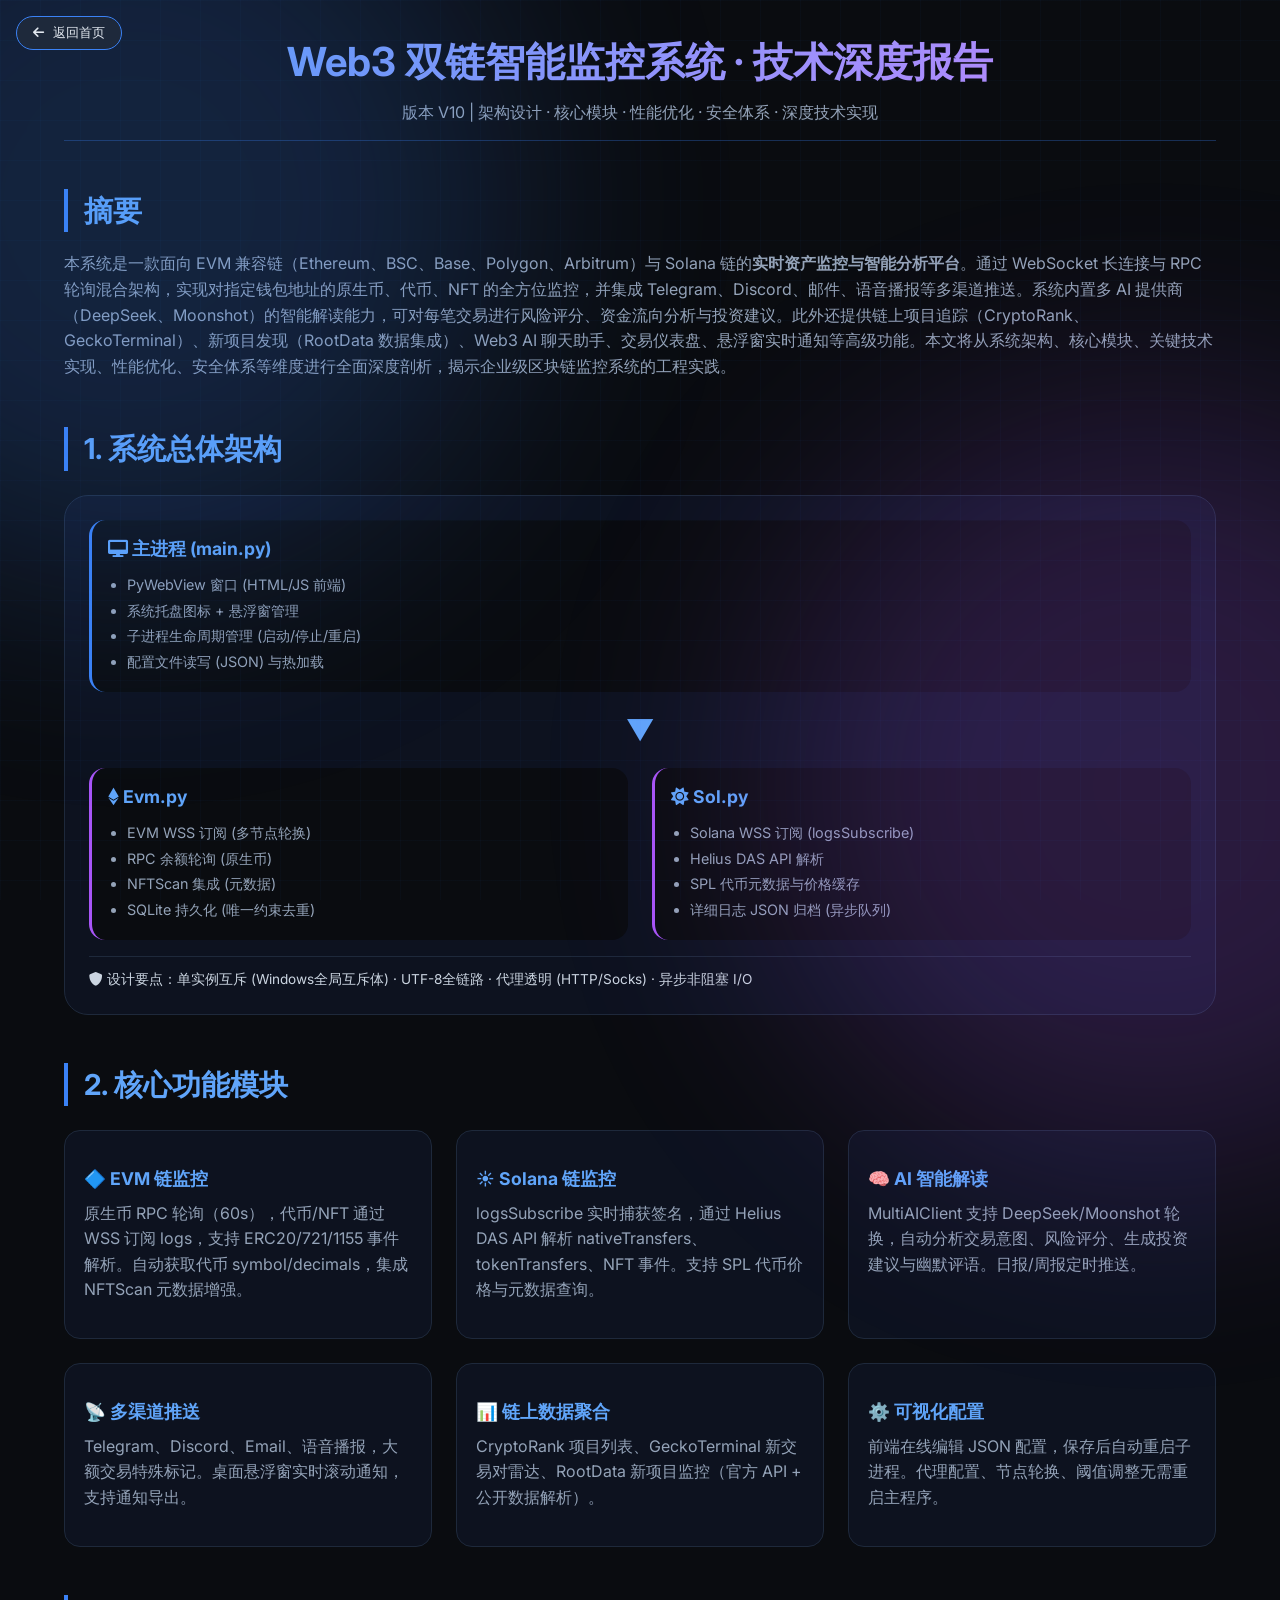
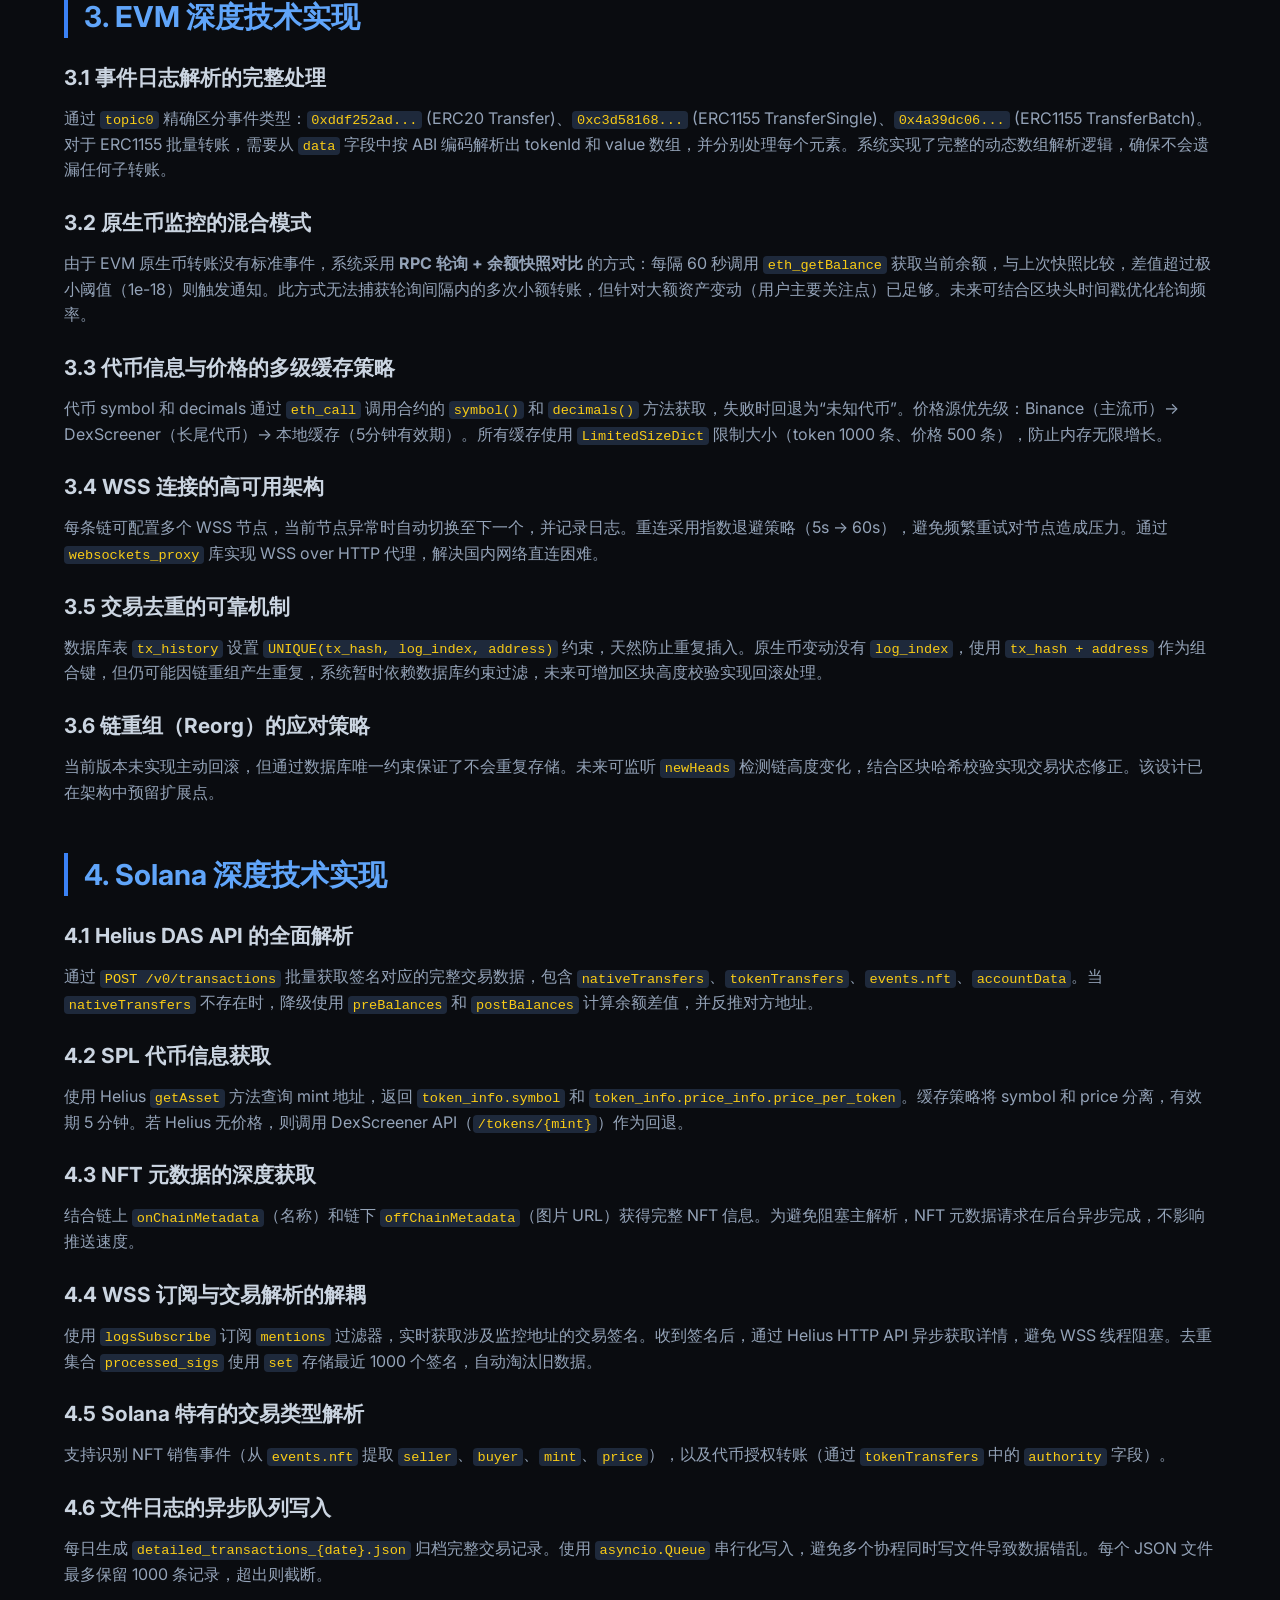
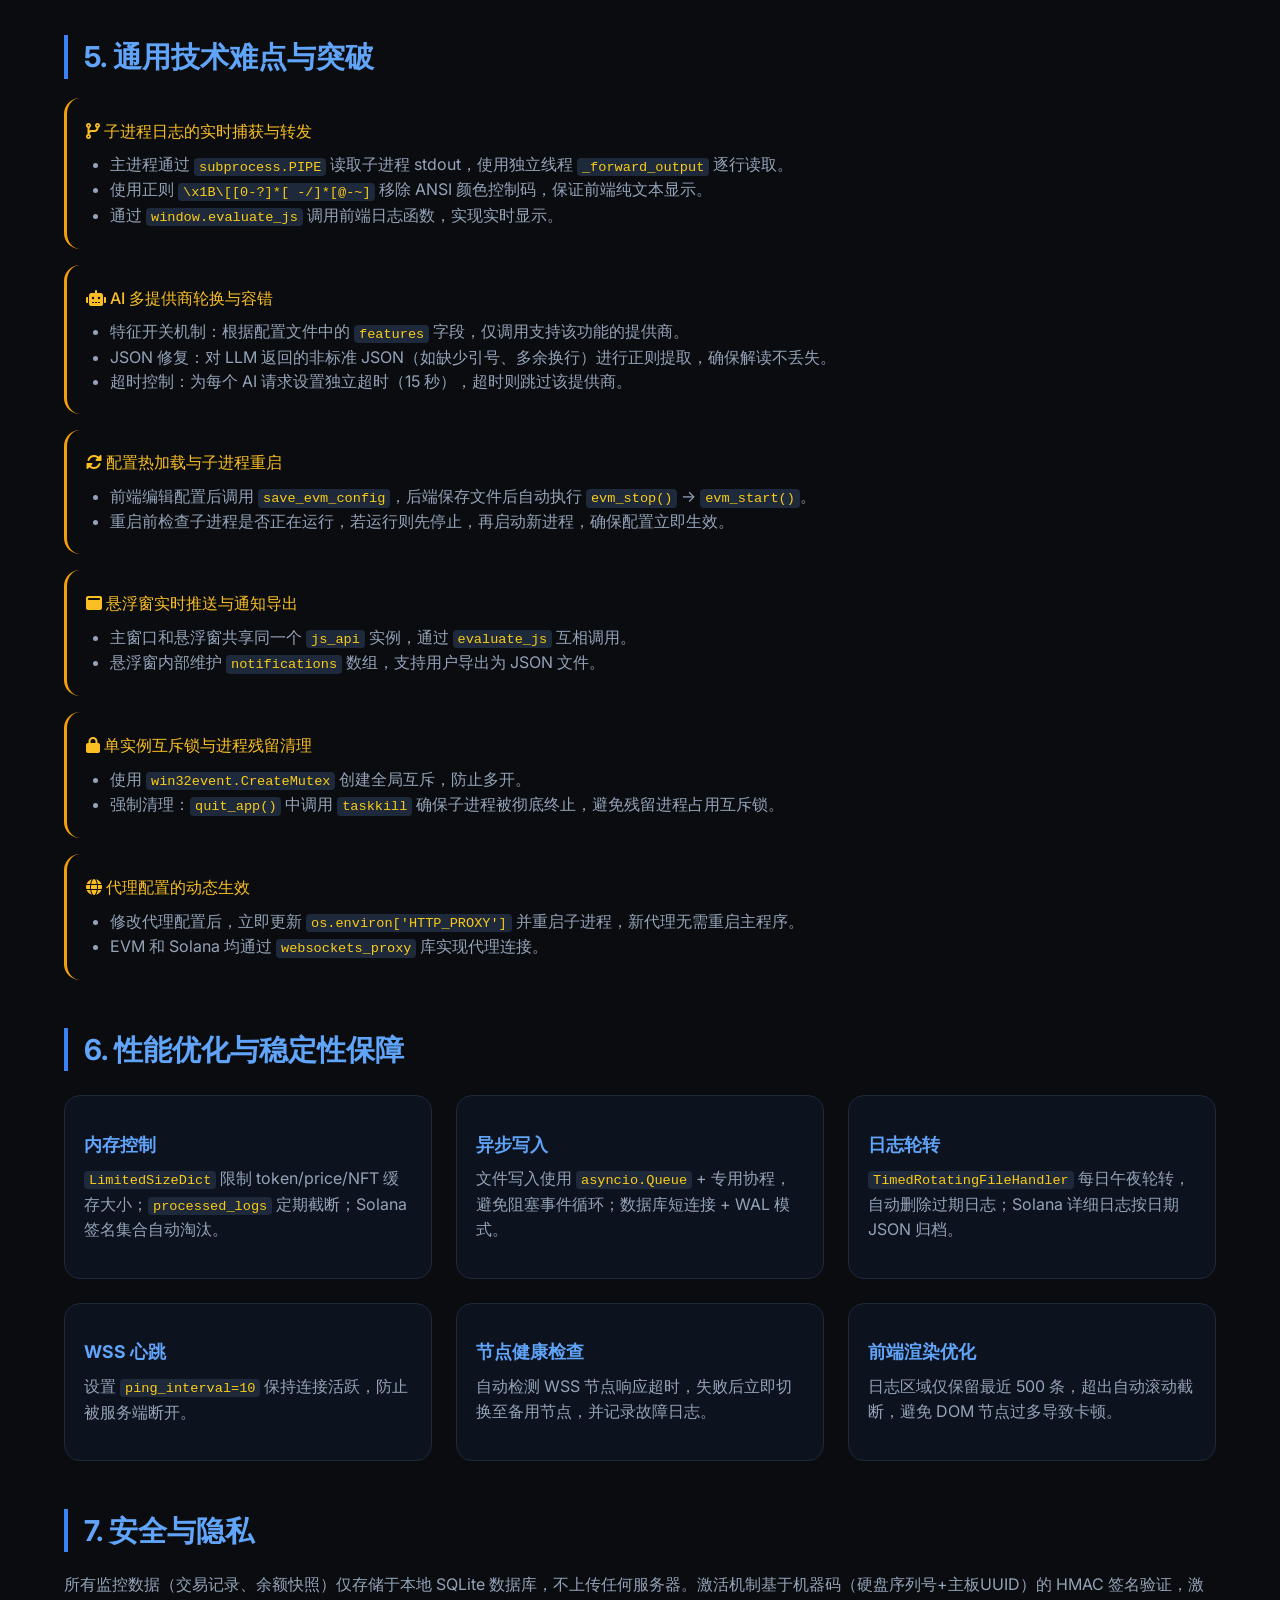
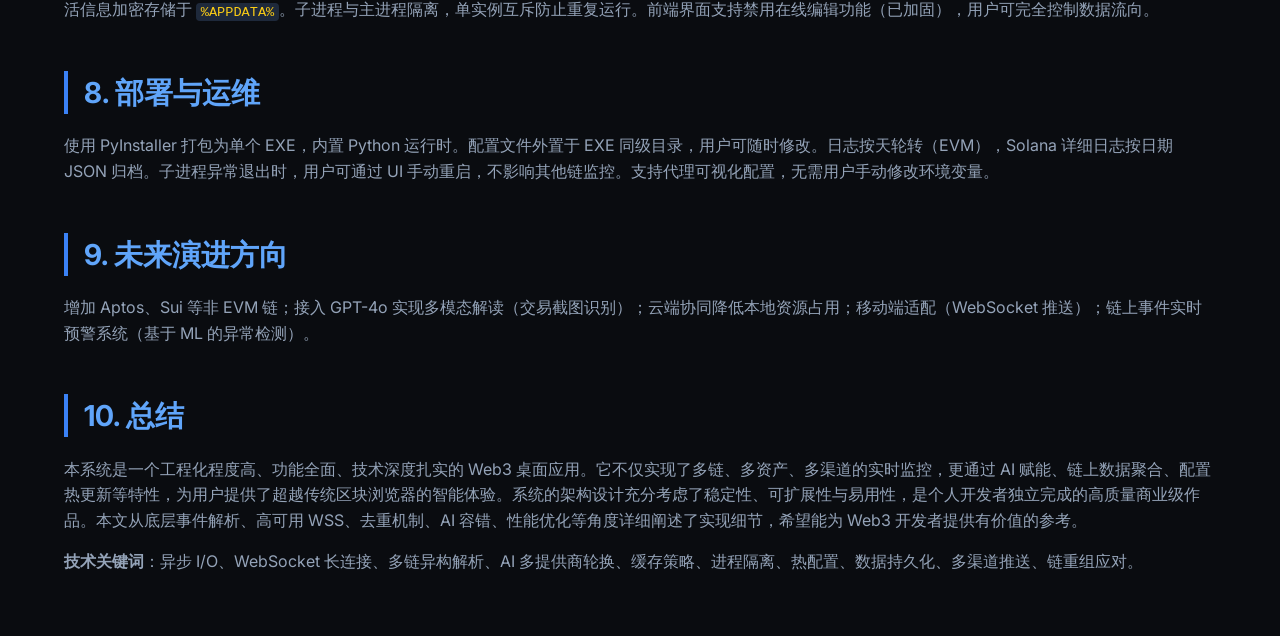
<file: tech-report.html>
<!DOCTYPE html>
<html lang="zh-CN">
<head>
    <meta charset="UTF-8">
    <meta name="viewport" content="width=device-width, initial-scale=1.0, user-scalable=yes">
    <title>Web3 双链智能监控系统 · 技术深度报告（2026最新） | 潇 楠 Web3哨兵</title>
    <meta name="description" content="潇楠Web3哨兵系统技术深度报告：架构设计、核心模块、AI集成、多链监控、性能优化等全面解析。独立开发者深度揭秘企业级区块链监控系统内部实现。">
    <meta name="keywords" content="Web3监控,区块链监控,多链监控,EVM监控,Solana监控,潇楠Web3哨兵,技术深度报告,链上数据分析,智能合约监控,AI解读交易,加密货币监控,桌面应用,独立开发">
    <meta name="author" content="潇楠">
    <meta name="robots" content="index, follow">
    <link rel="canonical" href="https://www.ming.store/tech-report.html">
    <link rel="alternate" hreflang="zh" href="https://www.ming.store/tech-report.html">
    <link rel="alternate" hreflang="en" href="https://www.ming.store/tech-report-en.html">
    
    <!-- Open Graph / Facebook -->
    <meta property="og:type" content="article">
    <meta property="og:url" content="https://www.ming.store/tech-report.html">
    <meta property="og:title" content="Web3 双链智能监控系统 · 技术深度报告">
    <meta property="og:description" content="潇楠Web3哨兵系统技术深度报告：架构设计、核心模块、AI集成、多链监控、性能优化等全面解析。">
    <meta property="og:image" content="https://www.ming.store/img/1-tic.png">
    
    <!-- Twitter Card -->
    <meta name="twitter:card" content="summary_large_image">
    <meta name="twitter:title" content="Web3 双链智能监控系统 · 技术深度报告">
    <meta name="twitter:description" content="潇楠Web3哨兵系统技术深度报告：架构设计、核心模块、AI集成、多链监控、性能优化等全面解析。">
    <meta name="twitter:image" content="https://www.ming.store/img/1-tic.png">
    
    <link rel="stylesheet" href="css/style.css">
    <link rel="stylesheet" href="https://cdnjs.cloudflare.com/ajax/libs/font-awesome/6.0.0-beta3/css/all.min.css">
    <link href="https://fonts.googleapis.com/css2?family=Inter:opsz,wght@14..32,300;14..32,400;14..32,600;14..32,700;14..32,800&display=swap" rel="stylesheet">
    
    <!-- 结构化数据 (Schema.org) -->
    <script type="application/ld+json">
    {
      "@context": "https://schema.org",
      "@type": "TechArticle",
      "headline": "Web3 双链智能监控系统 · 技术深度报告",
      "alternativeHeadline": "潇楠Web3哨兵系统内部架构与实现细节",
      "author": {
        "@type": "Person",
        "name": "潇楠",
        "url": "https://www.ming.store"
      },
      "publisher": {
        "@type": "Organization",
        "name": "潇楠工作室",
        "logo": {
          "@type": "ImageObject",
          "url": "https://www.ming.store/img/logo.png"
        }
      },
      "datePublished": "2026-04-01",
      "dateModified": "2026-04-05",
      "description": "潇楠Web3哨兵系统技术深度报告：架构设计、核心模块、AI集成、多链监控、性能优化等全面解析。",
      "keywords": "Web3监控,多链监控,区块链监控,EVM,Solana,AI解读",
      "mainEntityOfPage": "https://www.ming.store/tech-report.html",
      "inLanguage": "zh-CN"
    }
    </script>
    
    <style>
        /* 报告页额外样式 */
        .report-container {
            max-width: 1200px;
            margin: 0 auto;
            padding: 2rem 1.5rem;
        }
        .report-header {
            text-align: center;
            margin-bottom: 3rem;
            padding-bottom: 1rem;
            border-bottom: 1px solid rgba(59,130,246,0.3);
        }
        .report-header h1 {
            font-size: 2.5rem;
            background: linear-gradient(135deg, #60a5fa, #c084fc);
            -webkit-background-clip: text;
            background-clip: text;
            color: transparent;
            margin-bottom: 0.5rem;
        }
        .report-header .sub {
            color: #94a3b8;
            font-size: 1rem;
        }
        .report-section {
            margin-bottom: 3rem;
        }
        .report-section h2 {
            font-size: 1.8rem;
            margin-bottom: 1.2rem;
            color: #60a5fa;
            border-left: 4px solid #3b82f6;
            padding-left: 1rem;
        }
        .report-section h3 {
            font-size: 1.3rem;
            margin: 1.5rem 0 0.8rem;
            color: #cbd5e1;
        }
        .report-section h4 {
            font-size: 1.1rem;
            margin: 1rem 0 0.5rem;
            color: #a5b4fc;
        }
        .report-section p {
            color: #94a3b8;
            line-height: 1.6;
            margin-bottom: 1rem;
        }
        .tech-badge {
            background: rgba(59,130,246,0.15);
            border-radius: 30px;
            padding: 0.2rem 0.8rem;
            font-size: 0.8rem;
            display: inline-block;
            margin-right: 0.5rem;
            margin-bottom: 0.5rem;
            color: #60a5fa;
        }
        .grid-2 {
            display: grid;
            grid-template-columns: repeat(auto-fit, minmax(280px, 1fr));
            gap: 1.5rem;
            margin: 1.5rem 0;
        }
        .card-tech {
            background: rgba(15, 23, 42, 0.6);
            border-radius: 1rem;
            padding: 1.2rem;
            border: 1px solid #1e293b;
        }
        .card-tech h4 {
            color: #60a5fa;
            margin-bottom: 0.5rem;
        }
        .code-block {
            background: #0a0c10;
            border-radius: 0.8rem;
            padding: 1rem;
            font-family: monospace;
            font-size: 0.85rem;
            overflow-x: auto;
            border: 1px solid #1e293b;
            margin: 1rem 0;
        }
        /* 语言切换按钮 + 返回首页链接容器 */
        .top-bar {
            position: fixed;
            top: 1rem;
            left: 1rem;
            right: 1rem;
            display: flex;
            justify-content: space-between;
            align-items: center;
            z-index: 100;
            pointer-events: none;
        }
        .back-link-top, .lang-switch-report {
            pointer-events: auto;
            background: #1e293b;
            border: 1px solid #3b82f6;
            border-radius: 30px;
            padding: 0.4rem 1rem;
            font-size: 0.8rem;
            color: #e2e8f0;
            text-decoration: none;
            transition: 0.2s;
        }
        .back-link-top:hover, .lang-switch-report:hover {
            background: #2d3a5e;
            border-color: #60a5fa;
        }
        .back-link-top i {
            margin-right: 0.3rem;
        }
        /* 架构图样式 */
        .architecture-diagram {
            background: rgba(15, 23, 42, 0.6);
            border-radius: 1.5rem;
            padding: 1.5rem;
            margin: 1.5rem 0;
            border: 1px solid #1e293b;
        }
        .arch-node, .arch-child {
            background: #0a0c10;
            border-radius: 1rem;
            padding: 1rem;
            margin-bottom: 1rem;
            border-left: 3px solid #3b82f6;
        }
        .arch-children {
            display: flex;
            flex-wrap: wrap;
            gap: 1.5rem;
            margin: 1rem 0;
        }
        .arch-child {
            flex: 1;
            min-width: 200px;
            border-left-color: #a855f7;
            margin-bottom: 0;
        }
        .arch-arrow {
            text-align: center;
            font-size: 1.8rem;
            color: #60a5fa;
            margin: 0.5rem 0;
        }
        .arch-title {
            font-weight: 700;
            font-size: 1.1rem;
            margin-bottom: 0.75rem;
            color: #60a5fa;
        }
        .arch-list {
            margin: 0;
            padding-left: 1.2rem;
            color: #94a3b8;
            font-size: 0.9rem;
            line-height: 1.5;
        }
        .arch-list li {
            margin-bottom: 0.25rem;
        }
        .arch-note {
            margin-top: 1rem;
            padding-top: 0.75rem;
            border-top: 1px solid #1e293b;
            font-size: 0.85rem;
            color: #cbd5e1;
        }
        /* 新增深度技术列表样式 */
        .depth-list {
            background: #0a0c10;
            border-radius: 1rem;
            padding: 0.8rem 1.2rem;
            margin: 1rem 0;
            border-left: 3px solid #f59e0b;
        }
        .depth-list p {
            margin: 0.5rem 0;
            font-weight: 500;
            color: #fbbf24;
        }
        .depth-list ul {
            margin: 0.5rem 0 0.5rem 1.5rem;
            color: #94a3b8;
        }
        .inline-code {
            background: #1e293b;
            padding: 0.1rem 0.3rem;
            border-radius: 4px;
            font-family: monospace;
            font-size: 0.85rem;
            color: #facc15;
        }
        @media (max-width: 640px) {
            .report-header h1 { font-size: 1.8rem; }
            .report-section h2 { font-size: 1.4rem; }
            .arch-children {
                flex-direction: column;
                gap: 0.8rem;
            }
            .arch-child {
                margin-bottom: 0;
            }
            .top-bar {
                left: 0.5rem;
                right: 0.5rem;
            }
            .back-link-top, .lang-switch-report {
                padding: 0.3rem 0.8rem;
                font-size: 0.7rem;
            }
        }
    </style>
</head>
<body>
<div class="bg-grid"></div>
<div class="glow-orb orb-1"></div>
<div class="glow-orb orb-2"></div>

<div class="top-bar">
    <a href="index.html" class="back-link-top"><i class="fas fa-arrow-left"></i> 返回首页</a>
</div>

<div class="report-container" id="reportContent">
    <!-- 中文内容 -->
    <div id="zhContent">
        <div class="report-header">
            <h1>Web3 双链智能监控系统 · 技术深度报告</h1>
            <div class="sub">版本 V10 | 架构设计 · 核心模块 · 性能优化 · 安全体系 · 深度技术实现</div>
        </div>

        <div class="report-section">
            <h2>摘要</h2>
            <p>本系统是一款面向 EVM 兼容链（Ethereum、BSC、Base、Polygon、Arbitrum）与 Solana 链的<strong>实时资产监控与智能分析平台</strong>。通过 WebSocket 长连接与 RPC 轮询混合架构，实现对指定钱包地址的原生币、代币、NFT 的全方位监控，并集成 Telegram、Discord、邮件、语音播报等多渠道推送。系统内置多 AI 提供商（DeepSeek、Moonshot）的智能解读能力，可对每笔交易进行风险评分、资金流向分析与投资建议。此外还提供链上项目追踪（CryptoRank、GeckoTerminal）、新项目发现（RootData 数据集成）、Web3 AI 聊天助手、交易仪表盘、悬浮窗实时通知等高级功能。本文将从系统架构、核心模块、关键技术实现、性能优化、安全体系等维度进行全面深度剖析，揭示企业级区块链监控系统的工程实践。</p>
        </div>

        <div class="report-section">
            <h2>1. 系统总体架构</h2>
            <div class="architecture-diagram">
                <div class="arch-node main-process">
                    <div class="arch-title"><i class="fas fa-desktop"></i> 主进程 (main.py)</div>
                    <ul class="arch-list">
                        <li>PyWebView 窗口 (HTML/JS 前端)</li>
                        <li>系统托盘图标 + 悬浮窗管理</li>
                        <li>子进程生命周期管理 (启动/停止/重启)</li>
                        <li>配置文件读写 (JSON) 与热加载</li>
                    </ul>
                </div>
                <div class="arch-arrow">▼</div>
                <div class="arch-children">
                    <div class="arch-child">
                        <div class="arch-title"><i class="fab fa-ethereum"></i> Evm.py</div>
                        <ul class="arch-list">
                            <li>EVM WSS 订阅 (多节点轮换)</li>
                            <li>RPC 余额轮询 (原生币)</li>
                            <li>NFTScan 集成 (元数据)</li>
                            <li>SQLite 持久化 (唯一约束去重)</li>
                        </ul>
                    </div>
                    <div class="arch-child">
                        <div class="arch-title"><i class="fas fa-sun"></i> Sol.py</div>
                        <ul class="arch-list">
                            <li>Solana WSS 订阅 (logsSubscribe)</li>
                            <li>Helius DAS API 解析</li>
                            <li>SPL 代币元数据与价格缓存</li>
                            <li>详细日志 JSON 归档 (异步队列)</li>
                        </ul>
                    </div>
                </div>
                <div class="arch-note">
                    <i class="fas fa-shield-alt"></i> 设计要点：单实例互斥 (Windows全局互斥体) · UTF-8全链路 · 代理透明 (HTTP/Socks) · 异步非阻塞 I/O
                </div>
            </div>
        </div>

        <div class="report-section">
            <h2>2. 核心功能模块</h2>
            <div class="grid-2">
                <div class="card-tech">
                    <h4>🔷 EVM 链监控</h4>
                    <p>原生币 RPC 轮询（60s），代币/NFT 通过 WSS 订阅 logs，支持 ERC20/721/1155 事件解析。自动获取代币 symbol/decimals，集成 NFTScan 元数据增强。</p>
                </div>
                <div class="card-tech">
                    <h4>☀️ Solana 链监控</h4>
                    <p>logsSubscribe 实时捕获签名，通过 Helius DAS API 解析 nativeTransfers、tokenTransfers、NFT 事件。支持 SPL 代币价格与元数据查询。</p>
                </div>
                <div class="card-tech">
                    <h4>🧠 AI 智能解读</h4>
                    <p>MultiAIClient 支持 DeepSeek/Moonshot 轮换，自动分析交易意图、风险评分、生成投资建议与幽默评语。日报/周报定时推送。</p>
                </div>
                <div class="card-tech">
                    <h4>📡 多渠道推送</h4>
                    <p>Telegram、Discord、Email、语音播报，大额交易特殊标记。桌面悬浮窗实时滚动通知，支持通知导出。</p>
                </div>
                <div class="card-tech">
                    <h4>📊 链上数据聚合</h4>
                    <p>CryptoRank 项目列表、GeckoTerminal 新交易对雷达、RootData 新项目监控（官方 API + 公开数据解析）。</p>
                </div>
                <div class="card-tech">
                    <h4>⚙️ 可视化配置</h4>
                    <p>前端在线编辑 JSON 配置，保存后自动重启子进程。代理配置、节点轮换、阈值调整无需重启主程序。</p>
                </div>
            </div>
        </div>

        <!-- ========== 新增深度技术章节 ========== -->
        <div class="report-section">
            <h2>3. EVM 深度技术实现</h2>
            <h3>3.1 事件日志解析的完整处理</h3>
            <p>通过 <code class="inline-code">topic0</code> 精确区分事件类型：<code class="inline-code">0xddf252ad...</code> (ERC20 Transfer)、<code class="inline-code">0xc3d58168...</code> (ERC1155 TransferSingle)、<code class="inline-code">0x4a39dc06...</code> (ERC1155 TransferBatch)。对于 ERC1155 批量转账，需要从 <code class="inline-code">data</code> 字段中按 ABI 编码解析出 tokenId 和 value 数组，并分别处理每个元素。系统实现了完整的动态数组解析逻辑，确保不会遗漏任何子转账。</p>

            <h3>3.2 原生币监控的混合模式</h3>
            <p>由于 EVM 原生币转账没有标准事件，系统采用 <strong>RPC 轮询 + 余额快照对比</strong> 的方式：每隔 60 秒调用 <code class="inline-code">eth_getBalance</code> 获取当前余额，与上次快照比较，差值超过极小阈值（1e-18）则触发通知。此方式无法捕获轮询间隔内的多次小额转账，但针对大额资产变动（用户主要关注点）已足够。未来可结合区块头时间戳优化轮询频率。</p>

            <h3>3.3 代币信息与价格的多级缓存策略</h3>
            <p>代币 symbol 和 decimals 通过 <code class="inline-code">eth_call</code> 调用合约的 <code class="inline-code">symbol()</code> 和 <code class="inline-code">decimals()</code> 方法获取，失败时回退为“未知代币”。价格源优先级：Binance（主流币）→ DexScreener（长尾代币）→ 本地缓存（5分钟有效期）。所有缓存使用 <code class="inline-code">LimitedSizeDict</code> 限制大小（token 1000 条、价格 500 条），防止内存无限增长。</p>

            <h3>3.4 WSS 连接的高可用架构</h3>
            <p>每条链可配置多个 WSS 节点，当前节点异常时自动切换至下一个，并记录日志。重连采用指数退避策略（5s → 60s），避免频繁重试对节点造成压力。通过 <code class="inline-code">websockets_proxy</code> 库实现 WSS over HTTP 代理，解决国内网络直连困难。</p>

            <h3>3.5 交易去重的可靠机制</h3>
            <p>数据库表 <code class="inline-code">tx_history</code> 设置 <code class="inline-code">UNIQUE(tx_hash, log_index, address)</code> 约束，天然防止重复插入。原生币变动没有 <code class="inline-code">log_index</code>，使用 <code class="inline-code">tx_hash + address</code> 作为组合键，但仍可能因链重组产生重复，系统暂时依赖数据库约束过滤，未来可增加区块高度校验实现回滚处理。</p>

            <h3>3.6 链重组（Reorg）的应对策略</h3>
            <p>当前版本未实现主动回滚，但通过数据库唯一约束保证了不会重复存储。未来可监听 <code class="inline-code">newHeads</code> 检测链高度变化，结合区块哈希校验实现交易状态修正。该设计已在架构中预留扩展点。</p>
        </div>

        <div class="report-section">
            <h2>4. Solana 深度技术实现</h2>
            <h3>4.1 Helius DAS API 的全面解析</h3>
            <p>通过 <code class="inline-code">POST /v0/transactions</code> 批量获取签名对应的完整交易数据，包含 <code class="inline-code">nativeTransfers</code>、<code class="inline-code">tokenTransfers</code>、<code class="inline-code">events.nft</code>、<code class="inline-code">accountData</code>。当 <code class="inline-code">nativeTransfers</code> 不存在时，降级使用 <code class="inline-code">preBalances</code> 和 <code class="inline-code">postBalances</code> 计算余额差值，并反推对方地址。</p>

            <h3>4.2 SPL 代币信息获取</h3>
            <p>使用 Helius <code class="inline-code">getAsset</code> 方法查询 mint 地址，返回 <code class="inline-code">token_info.symbol</code> 和 <code class="inline-code">token_info.price_info.price_per_token</code>。缓存策略将 symbol 和 price 分离，有效期 5 分钟。若 Helius 无价格，则调用 DexScreener API（<code class="inline-code">/tokens/{mint}</code>）作为回退。</p>

            <h3>4.3 NFT 元数据的深度获取</h3>
            <p>结合链上 <code class="inline-code">onChainMetadata</code>（名称）和链下 <code class="inline-code">offChainMetadata</code>（图片 URL）获得完整 NFT 信息。为避免阻塞主解析，NFT 元数据请求在后台异步完成，不影响推送速度。</p>

            <h3>4.4 WSS 订阅与交易解析的解耦</h3>
            <p>使用 <code class="inline-code">logsSubscribe</code> 订阅 <code class="inline-code">mentions</code> 过滤器，实时获取涉及监控地址的交易签名。收到签名后，通过 Helius HTTP API 异步获取详情，避免 WSS 线程阻塞。去重集合 <code class="inline-code">processed_sigs</code> 使用 <code class="inline-code">set</code> 存储最近 1000 个签名，自动淘汰旧数据。</p>

            <h3>4.5 Solana 特有的交易类型解析</h3>
            <p>支持识别 NFT 销售事件（从 <code class="inline-code">events.nft</code> 提取 <code class="inline-code">seller</code>、<code class="inline-code">buyer</code>、<code class="inline-code">mint</code>、<code class="inline-code">price</code>），以及代币授权转账（通过 <code class="inline-code">tokenTransfers</code> 中的 <code class="inline-code">authority</code> 字段）。</p>

            <h3>4.6 文件日志的异步队列写入</h3>
            <p>每日生成 <code class="inline-code">detailed_transactions_{date}.json</code> 归档完整交易记录。使用 <code class="inline-code">asyncio.Queue</code> 串行化写入，避免多个协程同时写文件导致数据错乱。每个 JSON 文件最多保留 1000 条记录，超出则截断。</p>
        </div>

        <div class="report-section">
            <h2>5. 通用技术难点与突破</h2>
            <div class="depth-list">
                <p><i class="fas fa-code-branch"></i> 子进程日志的实时捕获与转发</p>
                <ul>
                    <li>主进程通过 <code class="inline-code">subprocess.PIPE</code> 读取子进程 stdout，使用独立线程 <code class="inline-code">_forward_output</code> 逐行读取。</li>
                    <li>使用正则 <code class="inline-code">\x1B\[[0-?]*[ -/]*[@-~]</code> 移除 ANSI 颜色控制码，保证前端纯文本显示。</li>
                    <li>通过 <code class="inline-code">window.evaluate_js</code> 调用前端日志函数，实现实时显示。</li>
                </ul>
            </div>
            <div class="depth-list">
                <p><i class="fas fa-robot"></i> AI 多提供商轮换与容错</p>
                <ul>
                    <li>特征开关机制：根据配置文件中的 <code class="inline-code">features</code> 字段，仅调用支持该功能的提供商。</li>
                    <li>JSON 修复：对 LLM 返回的非标准 JSON（如缺少引号、多余换行）进行正则提取，确保解读不丢失。</li>
                    <li>超时控制：为每个 AI 请求设置独立超时（15 秒），超时则跳过该提供商。</li>
                </ul>
            </div>
            <div class="depth-list">
                <p><i class="fas fa-sync-alt"></i> 配置热加载与子进程重启</p>
                <ul>
                    <li>前端编辑配置后调用 <code class="inline-code">save_evm_config</code>，后端保存文件后自动执行 <code class="inline-code">evm_stop()</code> → <code class="inline-code">evm_start()</code>。</li>
                    <li>重启前检查子进程是否正在运行，若运行则先停止，再启动新进程，确保配置立即生效。</li>
                </ul>
            </div>
            <div class="depth-list">
                <p><i class="fas fa-window-maximize"></i> 悬浮窗实时推送与通知导出</p>
                <ul>
                    <li>主窗口和悬浮窗共享同一个 <code class="inline-code">js_api</code> 实例，通过 <code class="inline-code">evaluate_js</code> 互相调用。</li>
                    <li>悬浮窗内部维护 <code class="inline-code">notifications</code> 数组，支持用户导出为 JSON 文件。</li>
                </ul>
            </div>
            <div class="depth-list">
                <p><i class="fas fa-lock"></i> 单实例互斥锁与进程残留清理</p>
                <ul>
                    <li>使用 <code class="inline-code">win32event.CreateMutex</code> 创建全局互斥，防止多开。</li>
                    <li>强制清理：<code class="inline-code">quit_app()</code> 中调用 <code class="inline-code">taskkill</code> 确保子进程被彻底终止，避免残留进程占用互斥锁。</li>
                </ul>
            </div>
            <div class="depth-list">
                <p><i class="fas fa-globe"></i> 代理配置的动态生效</p>
                <ul>
                    <li>修改代理配置后，立即更新 <code class="inline-code">os.environ['HTTP_PROXY']</code> 并重启子进程，新代理无需重启主程序。</li>
                    <li>EVM 和 Solana 均通过 <code class="inline-code">websockets_proxy</code> 库实现代理连接。</li>
                </ul>
            </div>
        </div>

        <div class="report-section">
            <h2>6. 性能优化与稳定性保障</h2>
            <div class="grid-2">
                <div class="card-tech"><h4>内存控制</h4><p><code class="inline-code">LimitedSizeDict</code> 限制 token/price/NFT 缓存大小；<code class="inline-code">processed_logs</code> 定期截断；Solana 签名集合自动淘汰。</p></div>
                <div class="card-tech"><h4>异步写入</h4><p>文件写入使用 <code class="inline-code">asyncio.Queue</code> + 专用协程，避免阻塞事件循环；数据库短连接 + WAL 模式。</p></div>
                <div class="card-tech"><h4>日志轮转</h4><p><code class="inline-code">TimedRotatingFileHandler</code> 每日午夜轮转，自动删除过期日志；Solana 详细日志按日期 JSON 归档。</p></div>
                <div class="card-tech"><h4>WSS 心跳</h4><p>设置 <code class="inline-code">ping_interval=10</code> 保持连接活跃，防止被服务端断开。</p></div>
                <div class="card-tech"><h4>节点健康检查</h4><p>自动检测 WSS 节点响应超时，失败后立即切换至备用节点，并记录故障日志。</p></div>
                <div class="card-tech"><h4>前端渲染优化</h4><p>日志区域仅保留最近 500 条，超出自动滚动截断，避免 DOM 节点过多导致卡顿。</p></div>
            </div>
        </div>

        <div class="report-section">
            <h2>7. 安全与隐私</h2>
            <p>所有监控数据（交易记录、余额快照）仅存储于本地 SQLite 数据库，不上传任何服务器。激活机制基于机器码（硬盘序列号+主板UUID）的 HMAC 签名验证，激活信息加密存储于 <code class="inline-code">%APPDATA%</code>。子进程与主进程隔离，单实例互斥防止重复运行。前端界面支持禁用在线编辑功能（已加固），用户可完全控制数据流向。</p>
        </div>

        <div class="report-section">
            <h2>8. 部署与运维</h2>
            <p>使用 PyInstaller 打包为单个 EXE，内置 Python 运行时。配置文件外置于 EXE 同级目录，用户可随时修改。日志按天轮转（EVM），Solana 详细日志按日期 JSON 归档。子进程异常退出时，用户可通过 UI 手动重启，不影响其他链监控。支持代理可视化配置，无需用户手动修改环境变量。</p>
        </div>

        <div class="report-section">
            <h2>9. 未来演进方向</h2>
            <p>增加 Aptos、Sui 等非 EVM 链；接入 GPT-4o 实现多模态解读（交易截图识别）；云端协同降低本地资源占用；移动端适配（WebSocket 推送）；链上事件实时预警系统（基于 ML 的异常检测）。</p>
        </div>

        <div class="report-section">
            <h2>10. 总结</h2>
            <p>本系统是一个工程化程度高、功能全面、技术深度扎实的 Web3 桌面应用。它不仅实现了多链、多资产、多渠道的实时监控，更通过 AI 赋能、链上数据聚合、配置热更新等特性，为用户提供了超越传统区块浏览器的智能体验。系统的架构设计充分考虑了稳定性、可扩展性与易用性，是个人开发者独立完成的高质量商业级作品。本文从底层事件解析、高可用 WSS、去重机制、AI 容错、性能优化等角度详细阐述了实现细节，希望能为 Web3 开发者提供有价值的参考。</p>
            <p><strong>技术关键词</strong>：异步 I/O、WebSocket 长连接、多链异构解析、AI 多提供商轮换、缓存策略、进程隔离、热配置、数据持久化、多渠道推送、链重组应对。</p>
        </div>
    </div>
</body>
</html>
</file>
<file: css/style.css>
* {
    margin: 0;
    padding: 0;
    box-sizing: border-box;
}

body {
    font-family: 'Inter', sans-serif;
    background: #0a0c10;
    color: #eef2ff;
    line-height: 1.5;
    scroll-behavior: smooth;
}

::-webkit-scrollbar {
    width: 6px;
}
::-webkit-scrollbar-track {
    background: #1e1f2c;
}
::-webkit-scrollbar-thumb {
    background: #3b82f6;
    border-radius: 6px;
}

.container {
    max-width: 1280px;
    margin: 0 auto;
    padding: 0 24px;
}

/* 背景装饰网格 */
.bg-grid {
    position: fixed;
    top: 0;
    left: 0;
    width: 100%;
    height: 100%;
    background-image: 
        linear-gradient(rgba(59,130,246,0.03) 1px, transparent 1px),
        linear-gradient(90deg, rgba(59,130,246,0.03) 1px, transparent 1px);
    background-size: 40px 40px;
    pointer-events: none;
    z-index: 0;
}

.glow-orb {
    position: fixed;
    width: 60vw;
    height: 60vw;
    border-radius: 50%;
    filter: blur(120px);
    opacity: 0.2;
    z-index: 0;
    pointer-events: none;
}
.orb-1 {
    top: -20vh;
    left: -20vw;
    background: #3b82f6;
}
.orb-2 {
    bottom: -30vh;
    right: -20vw;
    background: #a855f7;
}

/* 导航栏 */
.navbar {
    position: sticky;
    top: 0;
    backdrop-filter: blur(12px);
    background: rgba(10, 12, 16, 0.85);
    border-bottom: 1px solid rgba(59,130,246,0.2);
    z-index: 100;
    padding: 16px 0;
}
.nav-container {
    display: flex;
    align-items: center;
    justify-content: space-between;
    flex-wrap: wrap;
}
.logo {
    font-size: 1.6rem;
    font-weight: 800;
    background: linear-gradient(135deg, #60a5fa, #c084fc);
    -webkit-background-clip: text;
    background-clip: text;
    color: transparent;
    letter-spacing: -0.02em;
}
.logo span {
    background: none;
    color: #e2e8f0;
    font-weight: 500;
}
.nav-links {
    display: flex;
    gap: 32px;
    align-items: center;
    flex-wrap: wrap;
}
.nav-links a {
    color: #cbd5e1;
    text-decoration: none;
    font-weight: 500;
    transition: 0.2s;
    cursor: pointer;
}
.nav-links a:hover {
    color: #60a5fa;
}
.btn-outline {
    border: 1px solid #3b82f6;
    background: transparent;
    padding: 8px 18px;
    border-radius: 40px;
    color: #3b82f6;
    font-weight: 600;
    transition: 0.2s;
    cursor: pointer;
}
.btn-outline:hover {
    background: rgba(59,130,246,0.1);
    border-color: #60a5fa;
}
.btn-primary {
    background: linear-gradient(105deg, #3b82f6 0%, #8b5cf6 100%);
    border: none;
    padding: 12px 28px;
    border-radius: 40px;
    font-weight: 700;
    color: white;
    font-size: 1rem;
    cursor: pointer;
    transition: transform 0.2s, box-shadow 0.2s;
    box-shadow: 0 4px 12px rgba(59,130,246,0.3);
}
.btn-primary:hover {
    transform: translateY(-2px);
    box-shadow: 0 12px 24px -8px rgba(59,130,246,0.5);
}

/* Hero区域 */
.hero {
    padding: 100px 0 80px;
    position: relative;
    z-index: 2;
}
.hero-grid {
    display: grid;
    grid-template-columns: 1fr 1fr;
    gap: 48px;
    align-items: center;
}
.badge {
    display: inline-block;
    background: rgba(59,130,246,0.15);
    backdrop-filter: blur(4px);
    border: 1px solid rgba(59,130,246,0.3);
    border-radius: 40px;
    padding: 6px 14px;
    font-size: 0.8rem;
    font-weight: 500;
    color: #60a5fa;
    margin-bottom: 24px;
}
.hero h1 {
    font-size: 3.2rem;
    font-weight: 800;
    line-height: 1.2;
    margin-bottom: 20px;
    background: linear-gradient(to right, #f0f9ff, #c4b5fd);
    -webkit-background-clip: text;
    background-clip: text;
    color: transparent;
}
.hero p {
    font-size: 1.1rem;
    color: #94a3b8;
    margin-bottom: 32px;
    max-width: 90%;
}
.hero-buttons {
    display: flex;
    gap: 16px;
    flex-wrap: wrap;
}
.hero-stats {
    display: flex;
    gap: 24px;
    margin-top: 40px;
}
.stat {
    font-weight: 700;
}
.stat-number {
    font-size: 1.8rem;
    font-weight: 800;
    color: #60a5fa;
}
.hero-image {
    background: rgba(15, 23, 42, 0.6);
    border-radius: 32px;
    padding: 20px;
    backdrop-filter: blur(8px);
    border: 1px solid rgba(59,130,246,0.2);
    box-shadow: 0 20px 35px -12px rgba(0,0,0,0.4);
    text-align: center;
}
.hero-image i {
    font-size: 5rem;
    color: #60a5fa;
    margin-bottom: 16px;
}
.hero-image .dashboard-mock {
    display: flex;
    flex-wrap: wrap;
    gap: 12px;
    justify-content: center;
    margin-top: 20px;
}
.mock-card {
    background: #0f172a;
    padding: 12px;
    border-radius: 16px;
    width: 100px;
    text-align: center;
    border: 1px solid #1e293b;
}

/* 功能区通用样式 */
section {
    padding: 80px 0;
    position: relative;
    z-index: 2;
}
.section-title {
    text-align: center;
    font-size: 2.2rem;
    font-weight: 700;
    margin-bottom: 16px;
}
.section-sub {
    text-align: center;
    color: #94a3b8;
    max-width: 700px;
    margin: 0 auto 56px auto;
    font-size: 1.05rem;
}
.features-grid {
    display: grid;
    grid-template-columns: repeat(auto-fit, minmax(280px, 1fr));
    gap: 32px;
}
.feature-card {
    background: rgba(15, 23, 42, 0.6);
    backdrop-filter: blur(4px);
    border-radius: 28px;
    padding: 28px 24px;
    border: 1px solid rgba(59,130,246,0.2);
    transition: all 0.25s;
}
.feature-card:hover {
    border-color: #3b82f6;
    transform: translateY(-4px);
    background: rgba(15, 23, 42, 0.8);
}
.feature-icon {
    font-size: 2.4rem;
    color: #60a5fa;
    margin-bottom: 20px;
}
.feature-card h3 {
    font-size: 1.4rem;
    margin-bottom: 12px;
}
.feature-card p {
    color: #94a3b8;
    font-size: 0.95rem;
}

/* 链支持卡片 */
.chains {
    display: flex;
    flex-wrap: wrap;
    justify-content: center;
    gap: 20px;
    margin-top: 40px;
}
.chain-badge {
    background: #0f172a;
    border-radius: 60px;
    padding: 12px 24px;
    font-weight: 600;
    display: inline-flex;
    align-items: center;
    gap: 12px;
    border: 1px solid #2d3a5e;
    transition: 0.2s;
}
.chain-badge i {
    font-size: 1.2rem;
}

/* 统计/数字墙 */
.stats-wall {
    background: linear-gradient(135deg, #0f172a 0%, #0a0c10 100%);
    border-radius: 48px;
    padding: 48px 32px;
    display: flex;
    justify-content: space-between;
    flex-wrap: wrap;
    gap: 32px;
    margin: 40px 0;
    border: 1px solid #1e293b;
}
.stat-item {
    text-align: center;
    flex: 1;
}

/* 软件实图网格 */
.screenshot-grid {
    display: grid;
    grid-template-columns: repeat(auto-fit, minmax(220px, 1fr));
    gap: 30px;
    margin-top: 40px;
}
.screenshot-card {
    background: rgba(15, 23, 42, 0.7);
    backdrop-filter: blur(4px);
    border-radius: 24px;
    overflow: hidden;
    border: 1px solid #334155;
    transition: transform 0.2s, border-color 0.2s;
    cursor: pointer;
}
.screenshot-card:hover {
    transform: scale(1.02);
    border-color: #3b82f6;
}
.screenshot-card img {
    width: 100%;
    height: auto;
    display: block;
    cursor: pointer;
}
.screenshot-card p {
    padding: 12px;
    text-align: center;
    font-size: 0.85rem;
    border-top: 1px solid #1e293b;
    color: #cbd5e1;
}

/* CTA区域 */
.cta {
    background: linear-gradient(120deg, #1e293b, #0f172a);
    border-radius: 48px;
    text-align: center;
    padding: 64px 32px;
    margin: 40px 0;
    border: 1px solid #334155;
}
.cta h2 {
    font-size: 2rem;
    margin-bottom: 20px;
}

footer {
    border-top: 1px solid #1e293b;
    padding: 40px 0;
    text-align: center;
    color: #64748b;
    font-size: 0.85rem;
}

/* 模态框样式 */
.modal {
    display: none;
    position: fixed;
    top: 0;
    left: 0;
    width: 100%;
    height: 100%;
    background-color: rgba(0, 0, 0, 0.8);
    backdrop-filter: blur(8px);
    z-index: 1000;
    justify-content: center;
    align-items: center;
}
.modal-content {
    background: #1e293b;
    border-radius: 32px;
    padding: 32px;
    max-width: 500px;
    width: 90%;
    text-align: center;
    border: 1px solid #3b82f6;
    box-shadow: 0 20px 35px rgba(0,0,0,0.5);
}
.modal-content h3 {
    font-size: 1.8rem;
    margin-bottom: 24px;
    color: #60a5fa;
}
.modal-content p {
    margin: 16px 0;
    font-size: 1.1rem;
    word-break: break-all;
}
.modal-content i {
    margin-right: 8px;
    color: #60a5fa;
}
.close-modal {
    background: #3b82f6;
    border: none;
    color: white;
    padding: 10px 24px;
    border-radius: 40px;
    margin-top: 20px;
    cursor: pointer;
    font-weight: bold;
}
.close-modal:hover {
    background: #2563eb;
}
/* 图片放大模态框 */
.image-modal-content {
    max-width: 90vw;
    max-height: 90vh;
    background: transparent;
    padding: 0;
    text-align: center;
}
.image-modal-content img {
    max-width: 100%;
    max-height: 90vh;
    border-radius: 16px;
    box-shadow: 0 0 30px rgba(0,0,0,0.5);
}
.image-close {
    position: absolute;
    top: 20px;
    right: 30px;
    font-size: 40px;
    color: white;
    cursor: pointer;
    background: none;
    border: none;
}

/* 响应式 */
@media (max-width: 900px) {
    .hero-grid {
        grid-template-columns: 1fr;
        text-align: center;
    }
    .hero p {
        max-width: 100%;
    }
    .hero-buttons {
        justify-content: center;
    }
    .hero-stats {
        justify-content: center;
    }
    .nav-links {
        gap: 20px;
    }
    .section-title {
        font-size: 1.8rem;
    }
    .screenshot-grid {
        grid-template-columns: repeat(auto-fit, minmax(180px, 1fr));
    }
}
@media (max-width: 640px) {
    .container {
        padding: 0 20px;
    }
    .navbar .nav-container {
        flex-direction: column;
        gap: 12px;
    }
    .hero h1 {
        font-size: 2.2rem;
    }
}
/* ========== 新增：实时推送渠道样式 ========== */
.channels-grid {
    display: grid;
    grid-template-columns: repeat(auto-fit, minmax(180px, 1fr));
    gap: 24px;
    margin-top: 40px;
}
.channel-card {
    background: rgba(15, 23, 42, 0.6);
    backdrop-filter: blur(4px);
    border-radius: 24px;
    padding: 24px 16px;
    text-align: center;
    border: 1px solid rgba(59,130,246,0.2);
    transition: all 0.25s;
}
.channel-card:hover {
    border-color: #3b82f6;
    transform: translateY(-4px);
    background: rgba(15, 23, 42, 0.8);
}
.channel-card i {
    font-size: 2.4rem;
    color: #60a5fa;
    margin-bottom: 16px;
}
.channel-card h3 {
    font-size: 1.2rem;
    margin-bottom: 8px;
}
.channel-card p {
    font-size: 0.85rem;
    color: #94a3b8;
}

/* ========== 新增：FAQ 样式 ========== */
.faq-grid {
    display: grid;
    grid-template-columns: repeat(auto-fit, minmax(320px, 1fr));
    gap: 24px;
    margin-top: 40px;
}
.faq-item {
    background: rgba(15, 23, 42, 0.6);
    backdrop-filter: blur(4px);
    border-radius: 24px;
    padding: 20px;
    border: 1px solid #1e293b;
    transition: 0.2s;
}
.faq-item:hover {
    border-color: #3b82f6;
}
.faq-question {
    font-weight: 700;
    font-size: 1.1rem;
    margin-bottom: 12px;
    color: #cbd5e1;
    display: flex;
    align-items: center;
    gap: 8px;
}
.faq-question i {
    color: #60a5fa;
}
.faq-answer {
    color: #94a3b8;
    font-size: 0.9rem;
    line-height: 1.5;
}

/* ========== 新增：版本亮点时间线 ========== */
.timeline {
    position: relative;
    max-width: 800px;
    margin: 40px auto 0;
    padding-left: 20px;
}
.timeline::before {
    content: '';
    position: absolute;
    left: 20px;
    top: 0;
    bottom: 0;
    width: 2px;
    background: linear-gradient(to bottom, #3b82f6, #a855f7);
}
.timeline-item {
    position: relative;
    margin-bottom: 40px;
    display: flex;
    gap: 24px;
}
.timeline-badge {
    width: 60px;
    height: 32px;
    background: #3b82f6;
    border-radius: 20px;
    display: inline-flex;
    align-items: center;
    justify-content: center;
    font-weight: 700;
    font-size: 0.8rem;
    color: white;
    background: linear-gradient(135deg, #3b82f6, #8b5cf6);
    box-shadow: 0 2px 8px rgba(59,130,246,0.3);
    margin-left: -10px;
    z-index: 1;
}
.timeline-content {
    flex: 1;
    background: rgba(15, 23, 42, 0.6);
    backdrop-filter: blur(4px);
    border-radius: 20px;
    padding: 16px 20px;
    border: 1px solid #1e293b;
}
.timeline-content h3 {
    font-size: 1.2rem;
    margin-bottom: 8px;
    color: #60a5fa;
}
.timeline-content p {
    color: #94a3b8;
    font-size: 0.9rem;
    line-height: 1.4;
}

/* 响应式调整 */
@media (max-width: 640px) {
    .timeline {
        padding-left: 10px;
    }
    .timeline-badge {
        width: 50px;
        font-size: 0.7rem;
    }
    .faq-grid {
        grid-template-columns: 1fr;
    }
}
/* 语言切换按钮样式（可选，已有 btn-outline 样式） */
#langSwitch {
    margin-left: 8px;
    transition: all 0.2s;
}
#langSwitch:hover {
    background: rgba(59,130,246,0.2);
    transform: scale(1.02);
}
</file>
